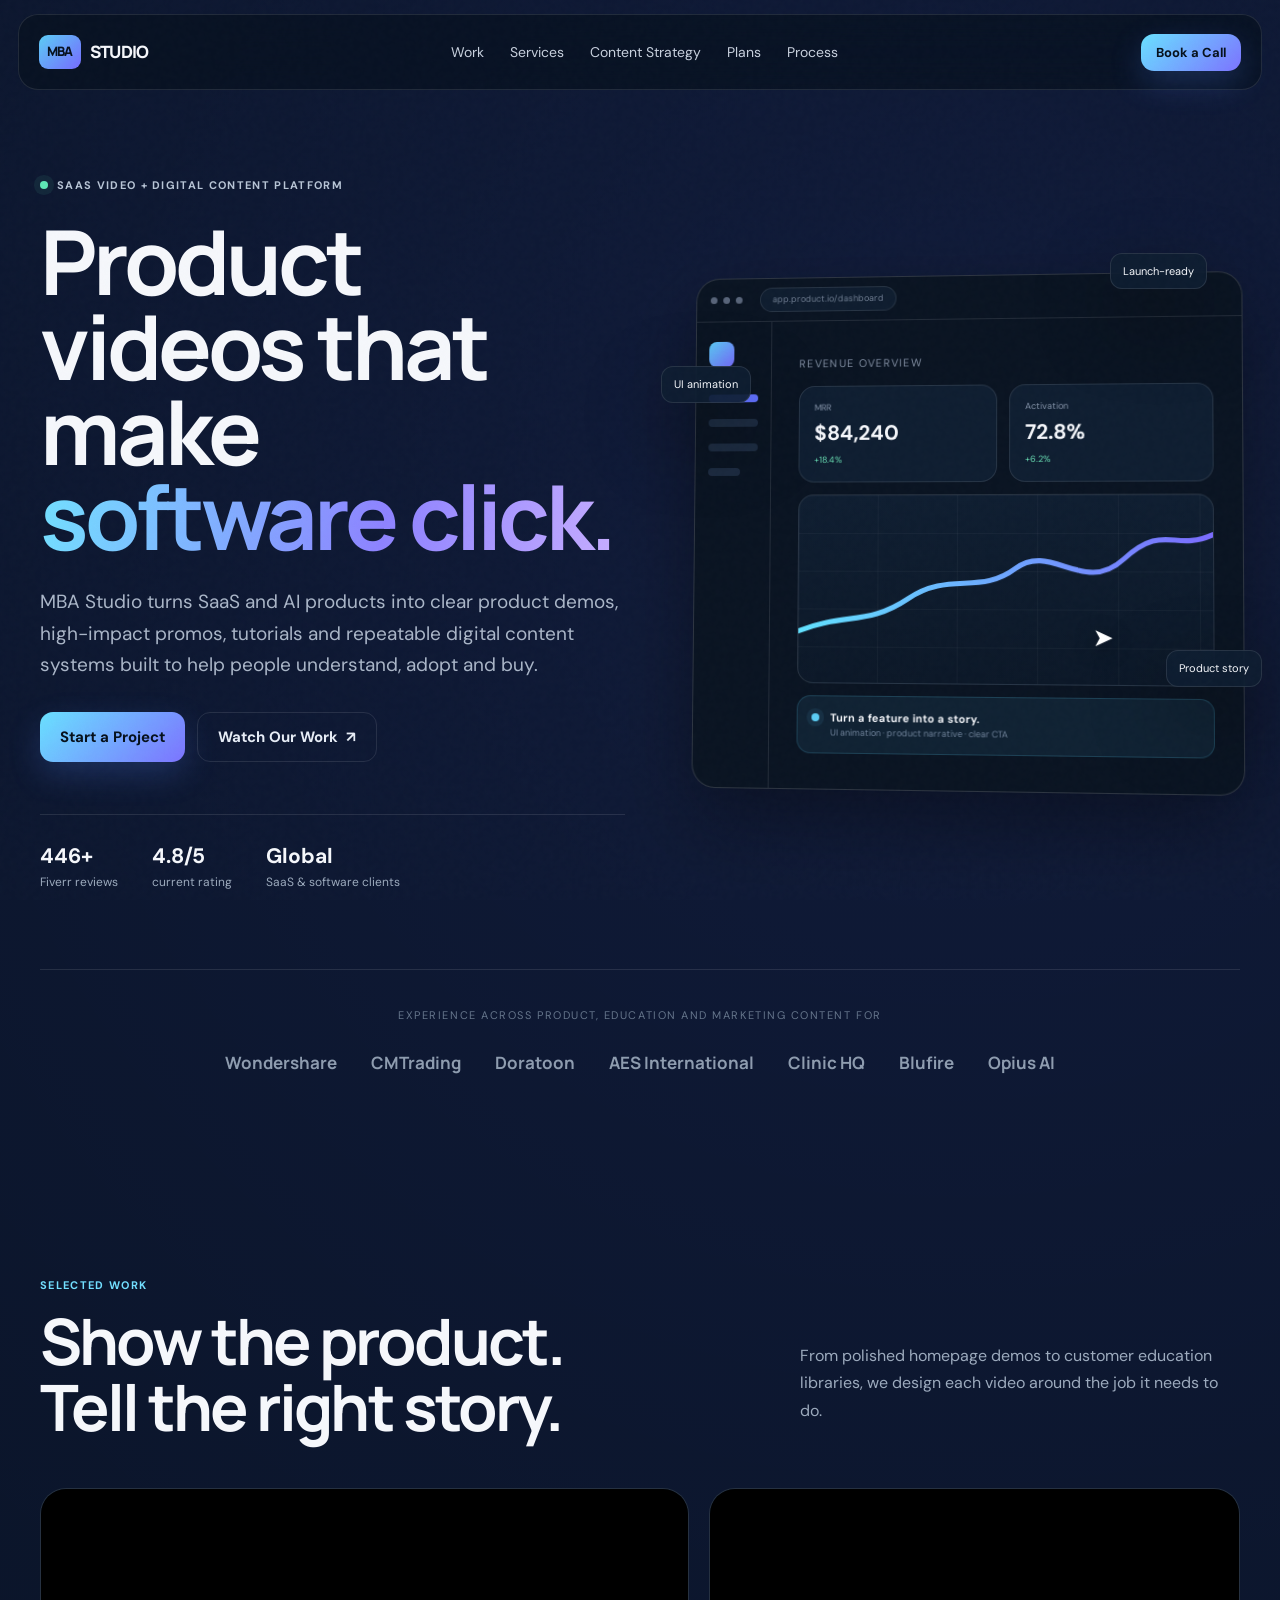
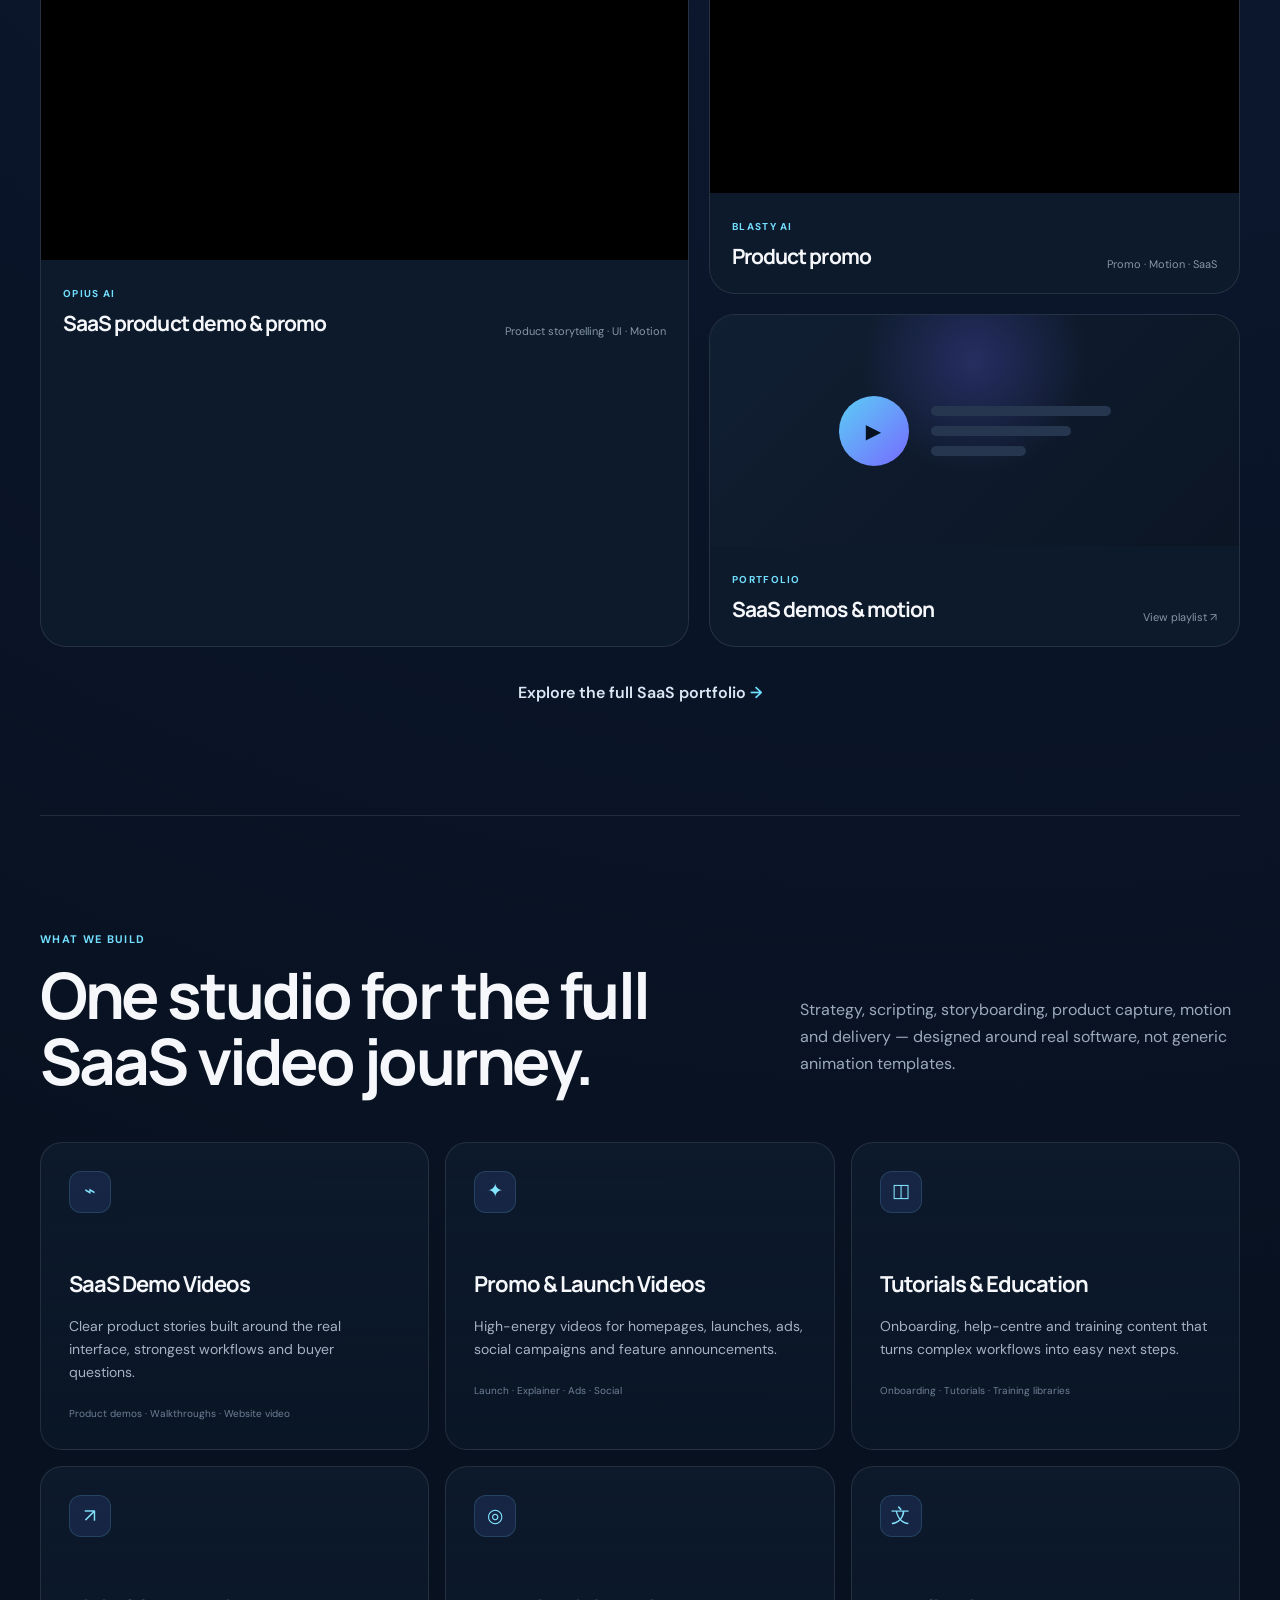
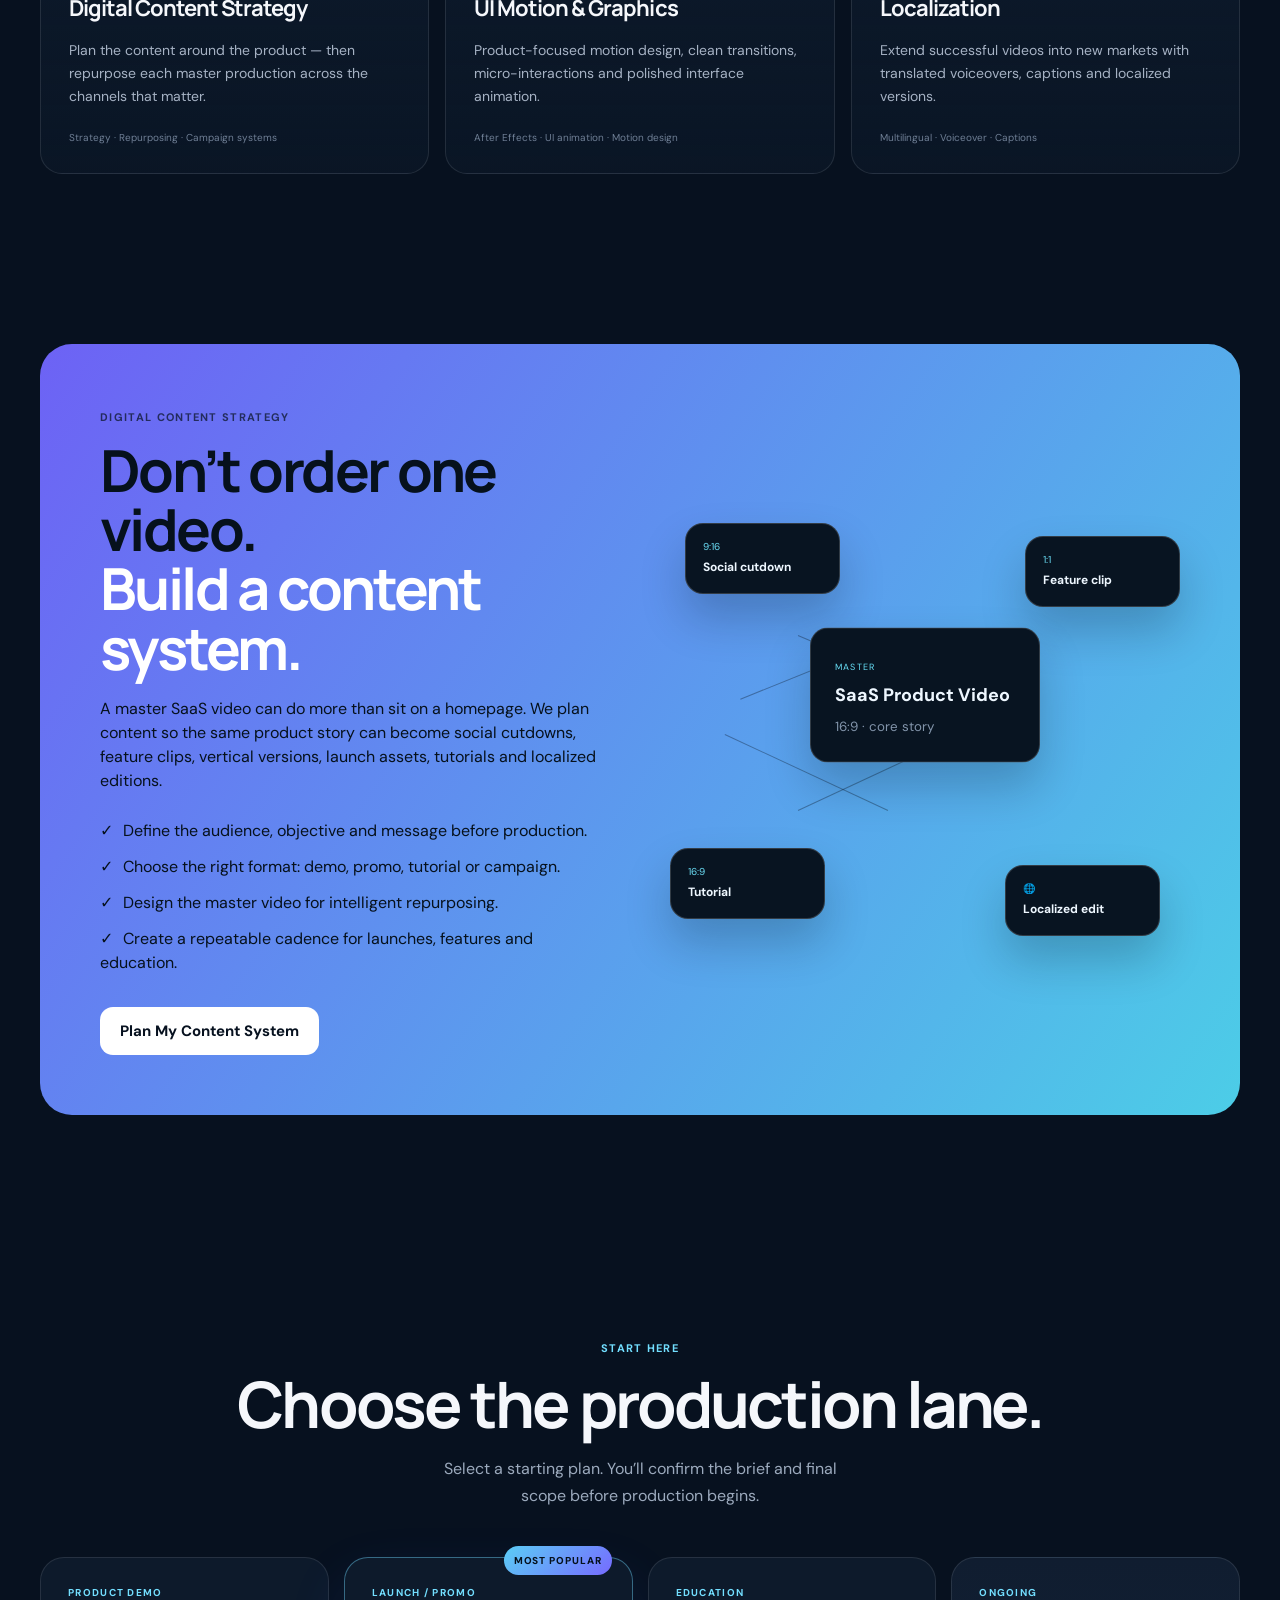
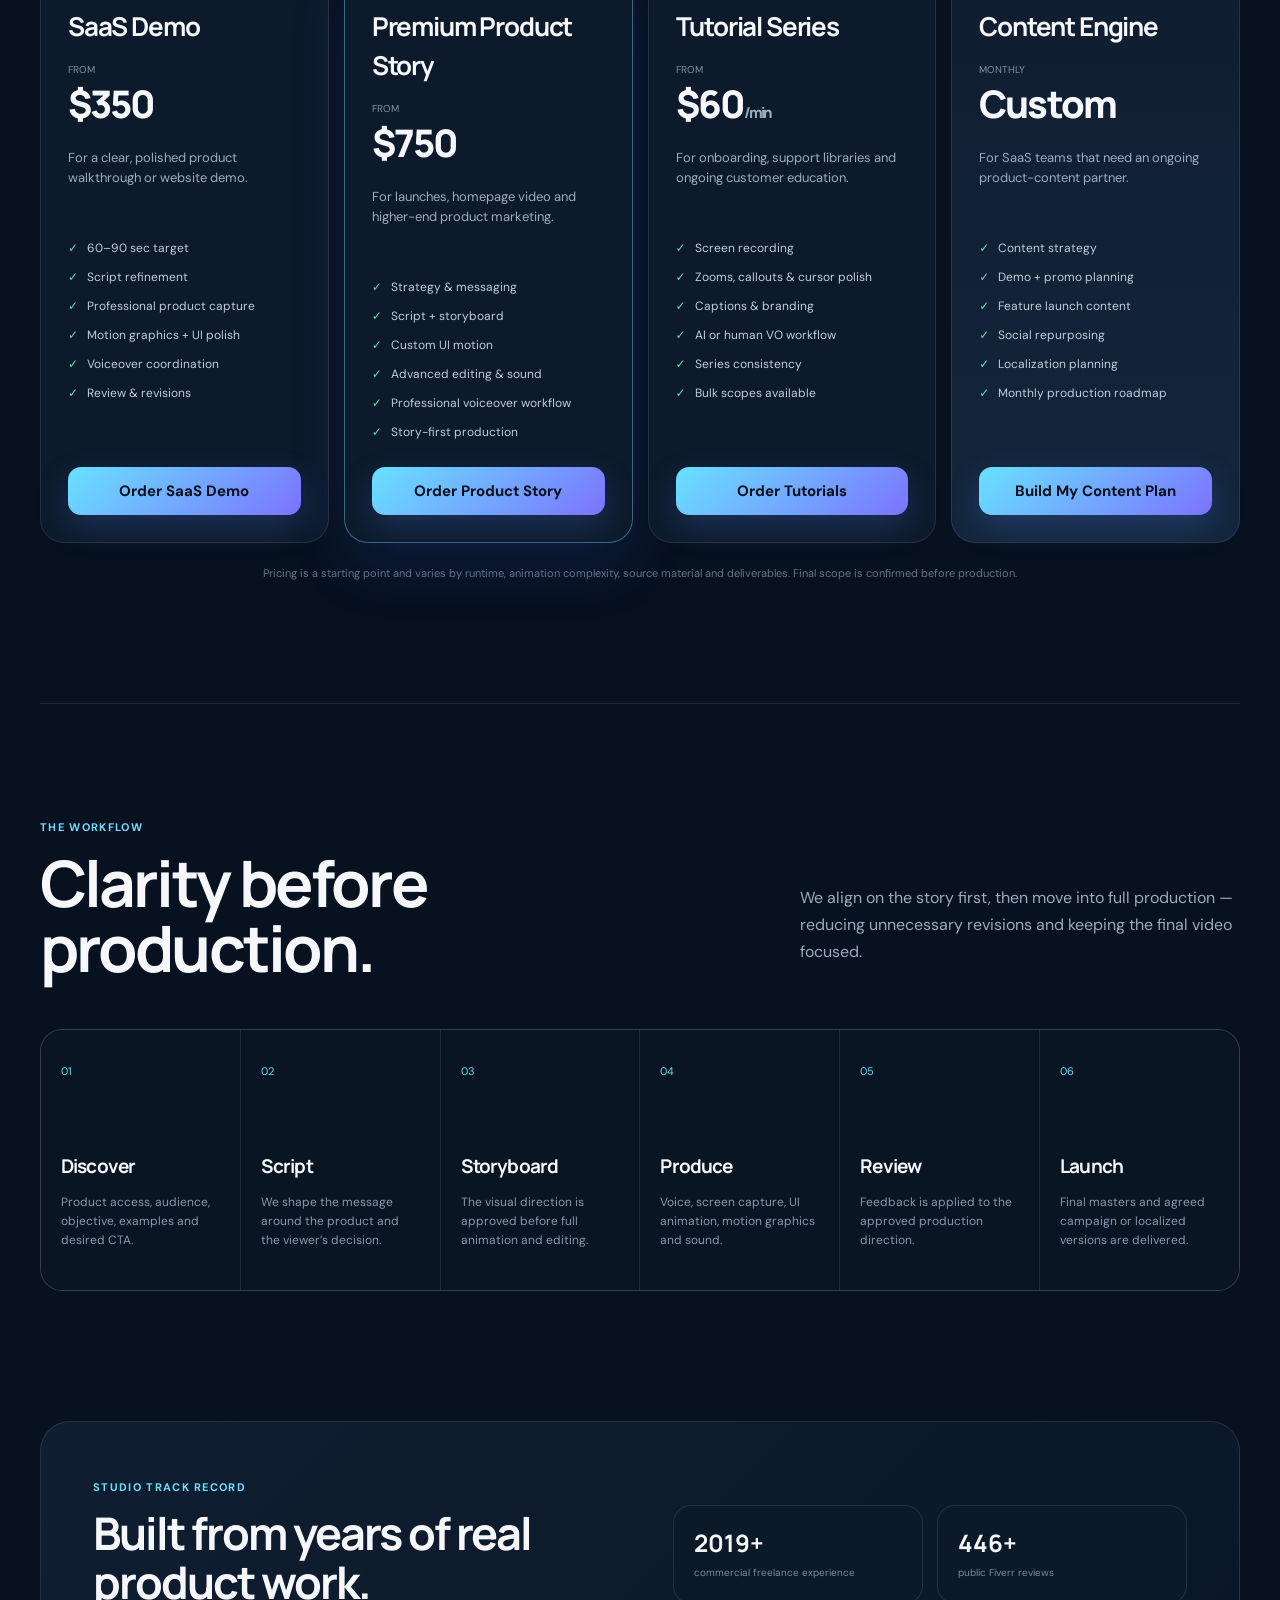
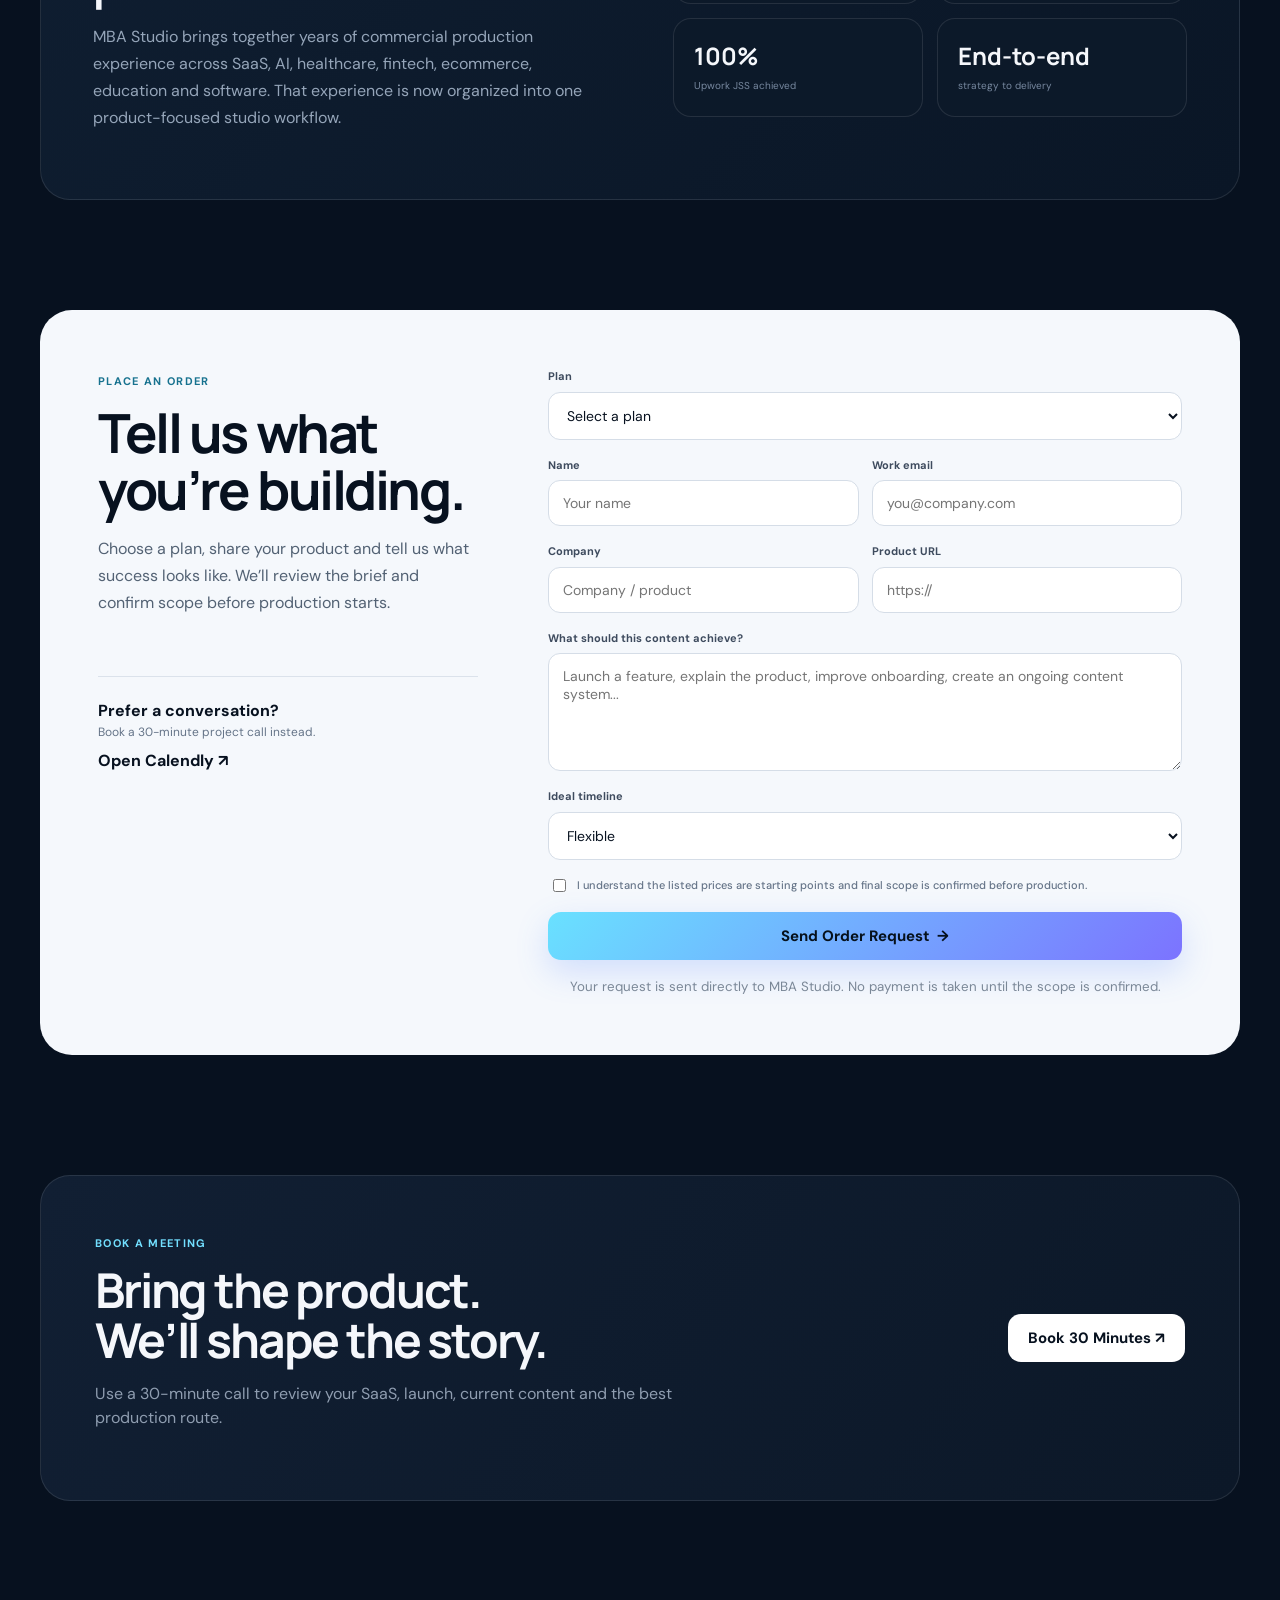
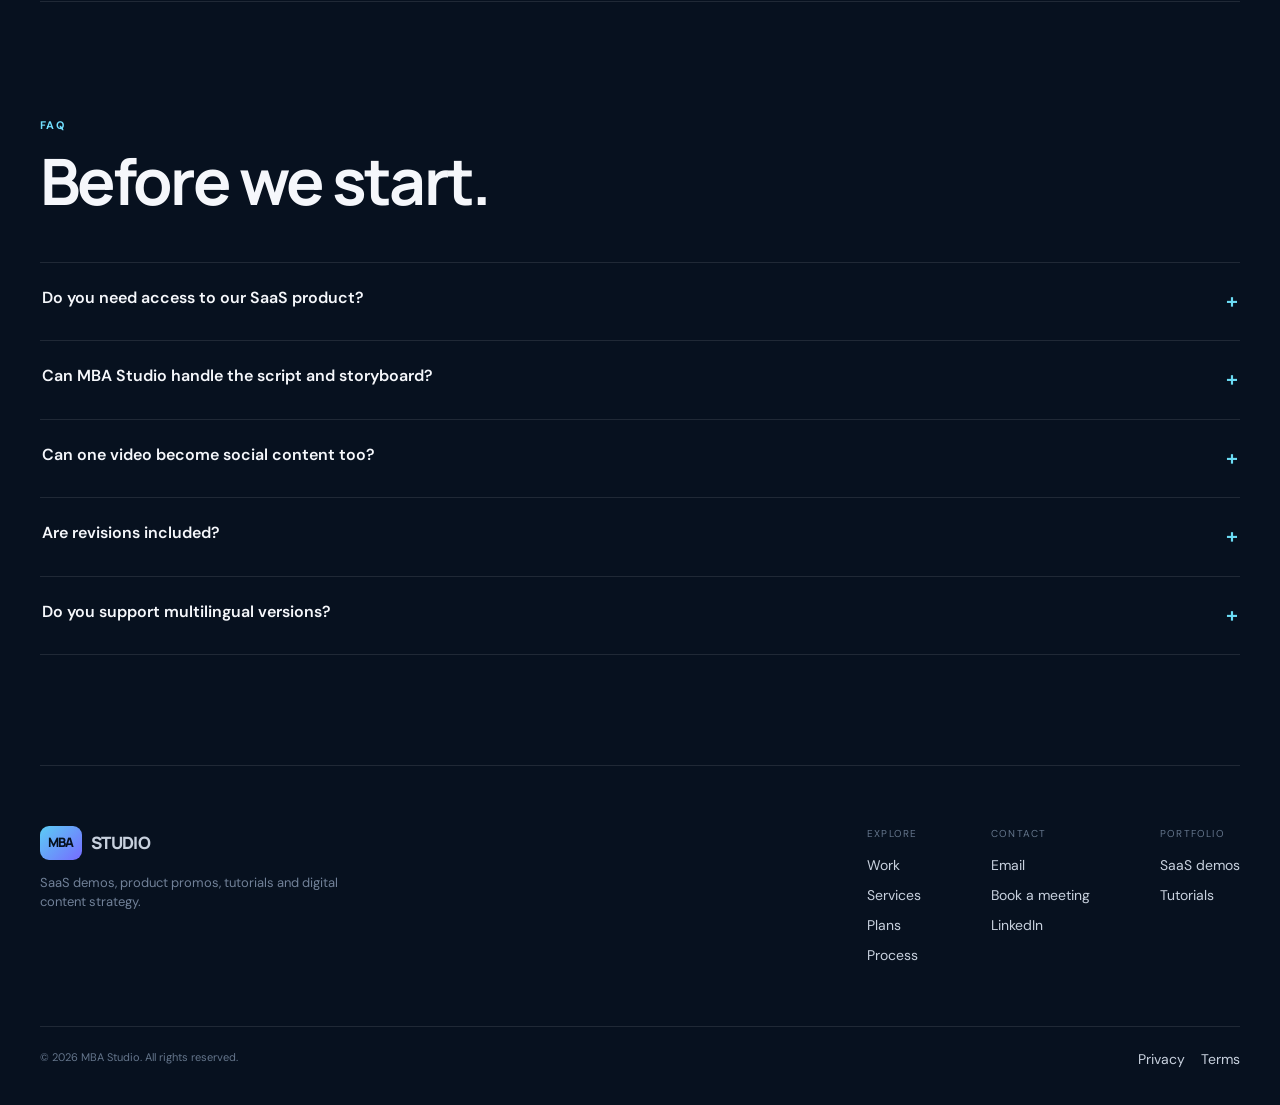
<file: index.html>
<!doctype html>
<html lang="en">
<head>
  <meta charset="utf-8" />
  <meta name="viewport" content="width=device-width, initial-scale=1" />
  <title>MBA Studio — SaaS Demo Videos, Product Promos & Content Strategy</title>
  <meta name="description" content="MBA Studio creates SaaS product demo videos, promo videos, tutorials, launch content and digital content systems for software and AI companies." />
  <meta name="keywords" content="SaaS demo video, product demo video, SaaS promo video, software walkthrough, product launch video, SaaS content strategy, tutorial video, UI animation" />
  <meta name="theme-color" content="#07111f" />
  <link rel="canonical" href="https://mbastudio.online/" />
  <meta property="og:type" content="website" />
  <meta property="og:title" content="MBA Studio — Product videos that make software click." />
  <meta property="og:description" content="SaaS demos, product promos, tutorials and digital content strategy for software and AI companies." />
  <meta property="og:url" content="https://mbastudio.online/" />
  <meta property="og:image" content="https://mbastudio.online/assets/og-cover.svg" />
  <meta name="twitter:card" content="summary_large_image" />
  <link rel="icon" href="assets/favicon.svg" type="image/svg+xml" />
  <link rel="preconnect" href="https://fonts.googleapis.com" />
  <link rel="preconnect" href="https://fonts.gstatic.com" crossorigin />
  <link href="https://fonts.googleapis.com/css2?family=DM+Sans:wght@400;500;600;700&family=Manrope:wght@500;600;700;800&display=swap" rel="stylesheet" />
  <link rel="stylesheet" href="assets/styles.css" />
  <script type="application/ld+json">
  {
    "@context":"https://schema.org",
    "@type":"ProfessionalService",
    "name":"MBA Studio",
    "url":"https://mbastudio.online/",
    "email":"mailto:umairyaseenjutt@gmail.com",
    "description":"SaaS demo video, product promo, tutorial and digital content strategy studio for software and AI companies.",
    "areaServed":"Worldwide",
    "serviceType":["SaaS Product Demo Videos","Promo Videos","Tutorial Videos","Digital Content Strategy","UI Animation","Product Marketing Video"],
    "sameAs":[
      "https://www.linkedin.com/company/mbastudio-online",
      "https://www.fiverr.com/umairyaseenjutt"
    ]
  }
  </script>
</head>
<body>
  <div class="noise"></div>
  <header class="site-header" id="top">
    <a class="brand" href="#top" aria-label="MBA Studio home">
      <span class="brand-mark">MBA</span><span class="brand-word">STUDIO</span>
    </a>
    <nav class="nav" aria-label="Primary navigation">
      <a href="#work">Work</a>
      <a href="#services">Services</a>
      <a href="#strategy">Content Strategy</a>
      <a href="#plans">Plans</a>
      <a href="#process">Process</a>
    </nav>
    <a class="button button-small" href="#book">Book a Call</a>
    <button class="menu-toggle" aria-label="Open navigation" aria-expanded="false">☰</button>
  </header>

  <main>
    <section class="hero section-shell">
      <div class="hero-copy">
        <div class="eyebrow"><span class="dot"></span> SaaS video + digital content platform</div>
        <h1>Product videos that make <span>software click.</span></h1>
        <p class="hero-lead">MBA Studio turns SaaS and AI products into clear product demos, high-impact promos, tutorials and repeatable digital content systems built to help people understand, adopt and buy.</p>
        <div class="hero-actions">
          <a class="button" href="#plans">Start a Project</a>
          <a class="button button-ghost" href="#work">Watch Our Work <span>↗</span></a>
        </div>
        <div class="proof-strip">
          <div><strong>446+</strong><span>Fiverr reviews</span></div>
          <div><strong>4.8/5</strong><span>current rating</span></div>
          <div><strong>Global</strong><span>SaaS & software clients</span></div>
        </div>
      </div>

      <div class="hero-visual" aria-label="Animated SaaS product demo mockup">
        <div class="browser-card">
          <div class="browser-top"><span></span><span></span><span></span><div class="url-pill">app.product.io/dashboard</div></div>
          <div class="app-shell">
            <aside class="app-side">
              <div class="app-logo"></div>
              <div class="side-line active"></div><div class="side-line"></div><div class="side-line"></div><div class="side-line short"></div>
            </aside>
            <div class="app-main">
              <div class="app-kicker">Revenue overview</div>
              <div class="metric-row"><div class="metric"><span>MRR</span><strong>$84,240</strong><small>+18.4%</small></div><div class="metric"><span>Activation</span><strong>72.8%</strong><small>+6.2%</small></div></div>
              <div class="chart-card"><div class="chart-grid"></div><svg viewBox="0 0 520 150" preserveAspectRatio="none" aria-hidden="true"><path d="M0 130 C60 108, 88 124, 140 92 S230 88, 275 57 S360 88, 410 46 S472 38, 520 18" fill="none" stroke="url(#grad)" stroke-width="6" stroke-linecap="round"/><defs><linearGradient id="grad"><stop stop-color="#61e2ff"/><stop offset="1" stop-color="#7b6cff"/></linearGradient></defs></svg></div>
              <div class="feature-callout"><span class="pulse"></span><strong>Turn a feature into a story.</strong><small>UI animation · product narrative · clear CTA</small></div>
            </div>
          </div>
          <div class="cursor">➤</div>
        </div>
        <div class="floating-chip chip-one">UI animation</div>
        <div class="floating-chip chip-two">Product story</div>
        <div class="floating-chip chip-three">Launch-ready</div>
      </div>
    </section>

    <section class="logo-cloud section-shell" aria-label="Selected client experience">
      <p>Experience across product, education and marketing content for</p>
      <div class="logo-row">
        <span>Wondershare</span><span>CMTrading</span><span>Doratoon</span><span>AES International</span><span>Clinic HQ</span><span>Blufire</span><span>Opius AI</span>
      </div>
    </section>

    <section class="work section-shell" id="work">
      <div class="section-heading">
        <div><span class="eyebrow simple">Selected work</span><h2>Show the product.<br/>Tell the right story.</h2></div>
        <p>From polished homepage demos to customer education libraries, we design each video around the job it needs to do.</p>
      </div>

      <div class="featured-grid">
        <article class="work-card work-card-large">
          <div class="video-frame"><iframe loading="lazy" src="https://www.youtube-nocookie.com/embed/hsh5tDRMpNo?rel=0" title="Opius AI SaaS demo video" allow="accelerometer; autoplay; clipboard-write; encrypted-media; gyroscope; picture-in-picture" allowfullscreen></iframe></div>
          <div class="work-meta"><div><span>Opius AI</span><h3>SaaS product demo & promo</h3></div><small>Product storytelling · UI · Motion</small></div>
        </article>
        <article class="work-card">
          <div class="video-frame"><iframe loading="lazy" src="https://www.youtube-nocookie.com/embed/WFCkcWVVInY?rel=0" title="Blasty AI promo video" allow="accelerometer; autoplay; clipboard-write; encrypted-media; gyroscope; picture-in-picture" allowfullscreen></iframe></div>
          <div class="work-meta"><div><span>Blasty AI</span><h3>Product promo</h3></div><small>Promo · Motion · SaaS</small></div>
        </article>
        <article class="work-card playlist-card">
          <div class="playlist-art"><div class="play-orb">▶</div><div class="playlist-lines"><span></span><span></span><span></span></div></div>
          <div class="work-meta"><div><span>Portfolio</span><h3>SaaS demos & motion</h3></div><a href="https://youtube.com/playlist?list=PLzxfLA-b-Eqwz-BB-7EIwGyjjv_Nym-uH&si=X59L8uAo-b3Jrjyt" target="_blank" rel="noopener">View playlist ↗</a></div>
        </article>
      </div>
      <div class="center-action"><a class="text-link" href="https://youtube.com/playlist?list=PLzxfLA-b-Eqwz-BB-7EIwGyjjv_Nym-uH&si=X59L8uAo-b3Jrjyt" target="_blank" rel="noopener">Explore the full SaaS portfolio <span>→</span></a></div>
    </section>

    <section class="services section-shell" id="services">
      <div class="section-heading">
        <div><span class="eyebrow simple">What we build</span><h2>One studio for the full<br/>SaaS video journey.</h2></div>
        <p>Strategy, scripting, storyboarding, product capture, motion and delivery — designed around real software, not generic animation templates.</p>
      </div>
      <div class="service-grid">
        <article class="service-card"><div class="service-icon">⌁</div><h3>SaaS Demo Videos</h3><p>Clear product stories built around the real interface, strongest workflows and buyer questions.</p><span>Product demos · Walkthroughs · Website video</span></article>
        <article class="service-card"><div class="service-icon">✦</div><h3>Promo & Launch Videos</h3><p>High-energy videos for homepages, launches, ads, social campaigns and feature announcements.</p><span>Launch · Explainer · Ads · Social</span></article>
        <article class="service-card"><div class="service-icon">◫</div><h3>Tutorials & Education</h3><p>Onboarding, help-centre and training content that turns complex workflows into easy next steps.</p><span>Onboarding · Tutorials · Training libraries</span></article>
        <article class="service-card"><div class="service-icon">↗</div><h3>Digital Content Strategy</h3><p>Plan the content around the product — then repurpose each master production across the channels that matter.</p><span>Strategy · Repurposing · Campaign systems</span></article>
        <article class="service-card"><div class="service-icon">◎</div><h3>UI Motion & Graphics</h3><p>Product-focused motion design, clean transitions, micro-interactions and polished interface animation.</p><span>After Effects · UI animation · Motion design</span></article>
        <article class="service-card"><div class="service-icon">文</div><h3>Localization</h3><p>Extend successful videos into new markets with translated voiceovers, captions and localized versions.</p><span>Multilingual · Voiceover · Captions</span></article>
      </div>
    </section>

    <section class="strategy section-shell" id="strategy">
      <div class="strategy-wrap">
        <div class="strategy-copy">
          <span class="eyebrow simple">Digital content strategy</span>
          <h2>Don’t order one video.<br/><span>Build a content system.</span></h2>
          <p>A master SaaS video can do more than sit on a homepage. We plan content so the same product story can become social cutdowns, feature clips, vertical versions, launch assets, tutorials and localized editions.</p>
          <ul class="check-list"><li>Define the audience, objective and message before production.</li><li>Choose the right format: demo, promo, tutorial or campaign.</li><li>Design the master video for intelligent repurposing.</li><li>Create a repeatable cadence for launches, features and education.</li></ul>
          <a class="button button-light" href="#book">Plan My Content System</a>
        </div>
        <div class="content-system" aria-hidden="true">
          <div class="master-node"><span>MASTER</span><strong>SaaS Product Video</strong><small>16:9 · core story</small></div>
          <div class="connector c1"></div><div class="connector c2"></div><div class="connector c3"></div><div class="connector c4"></div>
          <div class="output-node n1"><span>9:16</span><strong>Social cutdown</strong></div>
          <div class="output-node n2"><span>1:1</span><strong>Feature clip</strong></div>
          <div class="output-node n3"><span>16:9</span><strong>Tutorial</strong></div>
          <div class="output-node n4"><span>🌐</span><strong>Localized edit</strong></div>
        </div>
      </div>
    </section>

    <section class="plans section-shell" id="plans">
      <div class="section-heading centered">
        <div><span class="eyebrow simple">Start here</span><h2>Choose the production lane.</h2></div>
        <p>Select a starting plan. You’ll confirm the brief and final scope before production begins.</p>
      </div>
      <div class="pricing-grid">
        <article class="price-card">
          <span class="plan-label">Product Demo</span><h3>SaaS Demo</h3><div class="price"><small>from</small><strong>$350</strong></div><p>For a clear, polished product walkthrough or website demo.</p>
          <ul><li>60–90 sec target</li><li>Script refinement</li><li>Professional product capture</li><li>Motion graphics + UI polish</li><li>Voiceover coordination</li><li>Review & revisions</li></ul>
          <button class="button plan-button" data-plan="SaaS Demo — from $350">Order SaaS Demo</button>
        </article>
        <article class="price-card featured-price">
          <div class="popular">Most popular</div><span class="plan-label">Launch / Promo</span><h3>Premium Product Story</h3><div class="price"><small>from</small><strong>$750</strong></div><p>For launches, homepage video and higher-end product marketing.</p>
          <ul><li>Strategy & messaging</li><li>Script + storyboard</li><li>Custom UI motion</li><li>Advanced editing & sound</li><li>Professional voiceover workflow</li><li>Story-first production</li></ul>
          <button class="button plan-button" data-plan="Premium Product Story — from $750">Order Product Story</button>
        </article>
        <article class="price-card">
          <span class="plan-label">Education</span><h3>Tutorial Series</h3><div class="price"><small>from</small><strong>$60<em>/min</em></strong></div><p>For onboarding, support libraries and ongoing customer education.</p>
          <ul><li>Screen recording</li><li>Zooms, callouts & cursor polish</li><li>Captions & branding</li><li>AI or human VO workflow</li><li>Series consistency</li><li>Bulk scopes available</li></ul>
          <button class="button plan-button" data-plan="Tutorial Series — from $60/min">Order Tutorials</button>
        </article>
        <article class="price-card strategy-plan">
          <span class="plan-label">Ongoing</span><h3>Content Engine</h3><div class="price"><small>monthly</small><strong>Custom</strong></div><p>For SaaS teams that need an ongoing product-content partner.</p>
          <ul><li>Content strategy</li><li>Demo + promo planning</li><li>Feature launch content</li><li>Social repurposing</li><li>Localization planning</li><li>Monthly production roadmap</li></ul>
          <button class="button plan-button" data-plan="Content Engine — custom monthly plan">Build My Content Plan</button>
        </article>
      </div>
      <p class="pricing-note">Pricing is a starting point and varies by runtime, animation complexity, source material and deliverables. Final scope is confirmed before production.</p>
    </section>

    <section class="process section-shell" id="process">
      <div class="section-heading">
        <div><span class="eyebrow simple">The workflow</span><h2>Clarity before production.</h2></div>
        <p>We align on the story first, then move into full production — reducing unnecessary revisions and keeping the final video focused.</p>
      </div>
      <div class="process-grid">
        <article><span>01</span><h3>Discover</h3><p>Product access, audience, objective, examples and desired CTA.</p></article>
        <article><span>02</span><h3>Script</h3><p>We shape the message around the product and the viewer’s decision.</p></article>
        <article><span>03</span><h3>Storyboard</h3><p>The visual direction is approved before full animation and editing.</p></article>
        <article><span>04</span><h3>Produce</h3><p>Voice, screen capture, UI animation, motion graphics and sound.</p></article>
        <article><span>05</span><h3>Review</h3><p>Feedback is applied to the approved production direction.</p></article>
        <article><span>06</span><h3>Launch</h3><p>Final masters and agreed campaign or localized versions are delivered.</p></article>
      </div>
    </section>

    <section class="track-record section-shell">
      <div class="record-card">
        <div><span class="eyebrow simple">Studio track record</span><h2>Built from years of real product work.</h2><p>MBA Studio brings together years of commercial production experience across SaaS, AI, healthcare, fintech, ecommerce, education and software. That experience is now organized into one product-focused studio workflow.</p></div>
        <div class="record-stats"><div><strong>2019+</strong><span>commercial freelance experience</span></div><div><strong>446+</strong><span>public Fiverr reviews</span></div><div><strong>100%</strong><span>Upwork JSS achieved</span></div><div><strong>End-to-end</strong><span>strategy to delivery</span></div></div>
      </div>
    </section>

    <section class="order section-shell" id="order">
      <div class="order-wrap">
        <div class="order-copy"><span class="eyebrow simple">Place an order</span><h2>Tell us what you’re building.</h2><p>Choose a plan, share your product and tell us what success looks like. We’ll review the brief and confirm scope before production starts.</p><div class="order-help"><strong>Prefer a conversation?</strong><span>Book a 30-minute project call instead.</span><a href="https://calendly.com/umairyaseenjutt/30min" target="_blank" rel="noopener">Open Calendly ↗</a></div></div>
        <form class="order-form" action="https://formsubmit.co/umairyaseenjutt@gmail.com" method="POST" id="orderForm">
          <input type="hidden" name="_subject" value="New MBA Studio website order request" />
          <input type="hidden" name="_template" value="table" />
          <input type="hidden" name="_next" value="https://mbastudio.online/?submitted=1#order" />
          <input type="text" name="_honey" style="display:none" tabindex="-1" autocomplete="off" />
          <label>Plan<select name="plan" id="planSelect" required><option value="">Select a plan</option><option>SaaS Demo — from $350</option><option>Premium Product Story — from $750</option><option>Tutorial Series — from $60/min</option><option>Content Engine — custom monthly plan</option><option>Custom project</option></select></label>
          <div class="form-row"><label>Name<input name="name" type="text" placeholder="Your name" required /></label><label>Work email<input name="email" type="email" placeholder="you@company.com" required /></label></div>
          <div class="form-row"><label>Company<input name="company" type="text" placeholder="Company / product" /></label><label>Product URL<input name="product_url" type="url" placeholder="https://" /></label></div>
          <label>What should this content achieve?<textarea name="brief" rows="5" placeholder="Launch a feature, explain the product, improve onboarding, create an ongoing content system..." required></textarea></label>
          <label>Ideal timeline<select name="timeline"><option>Flexible</option><option>Within 7 days</option><option>1–2 weeks</option><option>2–4 weeks</option><option>Ongoing / monthly</option></select></label>
          <label class="consent"><input type="checkbox" required /> <span>I understand the listed prices are starting points and final scope is confirmed before production.</span></label>
          <button class="button" type="submit">Send Order Request <span>→</span></button>
          <small class="form-note">Your request is sent directly to MBA Studio. No payment is taken until the scope is confirmed.</small>
        </form>
      </div>
    </section>

    <section class="booking section-shell" id="book">
      <div class="booking-card"><div><span class="eyebrow simple">Book a meeting</span><h2>Bring the product.<br/>We’ll shape the story.</h2><p>Use a 30-minute call to review your SaaS, launch, current content and the best production route.</p></div><a class="button button-light" href="https://calendly.com/umairyaseenjutt/30min" target="_blank" rel="noopener">Book 30 Minutes ↗</a></div>
    </section>

    <section class="faq section-shell">
      <div class="section-heading"><div><span class="eyebrow simple">FAQ</span><h2>Before we start.</h2></div></div>
      <div class="faq-list">
        <details><summary>Do you need access to our SaaS product?<span>+</span></summary><p>Usually, yes. Product access or a clean walkthrough helps us capture accurate workflows and understand which product moments deserve focus. A rough screen recording can also work for early planning.</p></details>
        <details><summary>Can MBA Studio handle the script and storyboard?<span>+</span></summary><p>Yes. We can work from a finished script, refine an existing draft, or develop the message and storyboard as part of a larger product-video scope.</p></details>
        <details><summary>Can one video become social content too?<span>+</span></summary><p>Yes. Repurposing should be planned before production. We can structure the master video so it can be adapted into shorter feature clips, vertical cutdowns and other campaign assets.</p></details>
        <details><summary>Are revisions included?<span>+</span></summary><p>Review rounds are built into the production workflow. Major changes to an already approved script, voiceover or direction may require additional production scope.</p></details>
        <details><summary>Do you support multilingual versions?<span>+</span></summary><p>Yes. Existing productions can be localized with translated scripts, voiceovers, captions and adjusted on-screen text where required.</p></details>
      </div>
    </section>
  </main>

  <footer class="footer section-shell">
    <div class="footer-top"><div><a class="brand" href="#top"><span class="brand-mark">MBA</span><span class="brand-word">STUDIO</span></a><p>SaaS demos, product promos, tutorials and digital content strategy.</p></div><div class="footer-links"><div><span>Explore</span><a href="#work">Work</a><a href="#services">Services</a><a href="#plans">Plans</a><a href="#process">Process</a></div><div><span>Contact</span><a href="mailto:umairyaseenjutt@gmail.com">Email</a><a href="https://calendly.com/umairyaseenjutt/30min" target="_blank" rel="noopener">Book a meeting</a><a href="https://www.linkedin.com/company/mbastudio-online" target="_blank" rel="noopener">LinkedIn</a></div><div><span>Portfolio</span><a href="https://youtube.com/playlist?list=PLzxfLA-b-Eqwz-BB-7EIwGyjjv_Nym-uH&si=X59L8uAo-b3Jrjyt" target="_blank" rel="noopener">SaaS demos</a><a href="https://www.youtube.com/playlist?list=PLzxfLA-b-EqzWXl4UGuA92-Xq7Z63ygN0" target="_blank" rel="noopener">Tutorials</a></div></div></div>
    <div class="footer-bottom"><span>© <span id="year"></span> MBA Studio. All rights reserved.</span><div><a href="privacy.html">Privacy</a><a href="terms.html">Terms</a></div></div>
  </footer>

  <div class="toast" id="toast">Thanks — your order request was sent.</div>
  <script src="assets/app.js"></script>
</body>
</html>
</file>
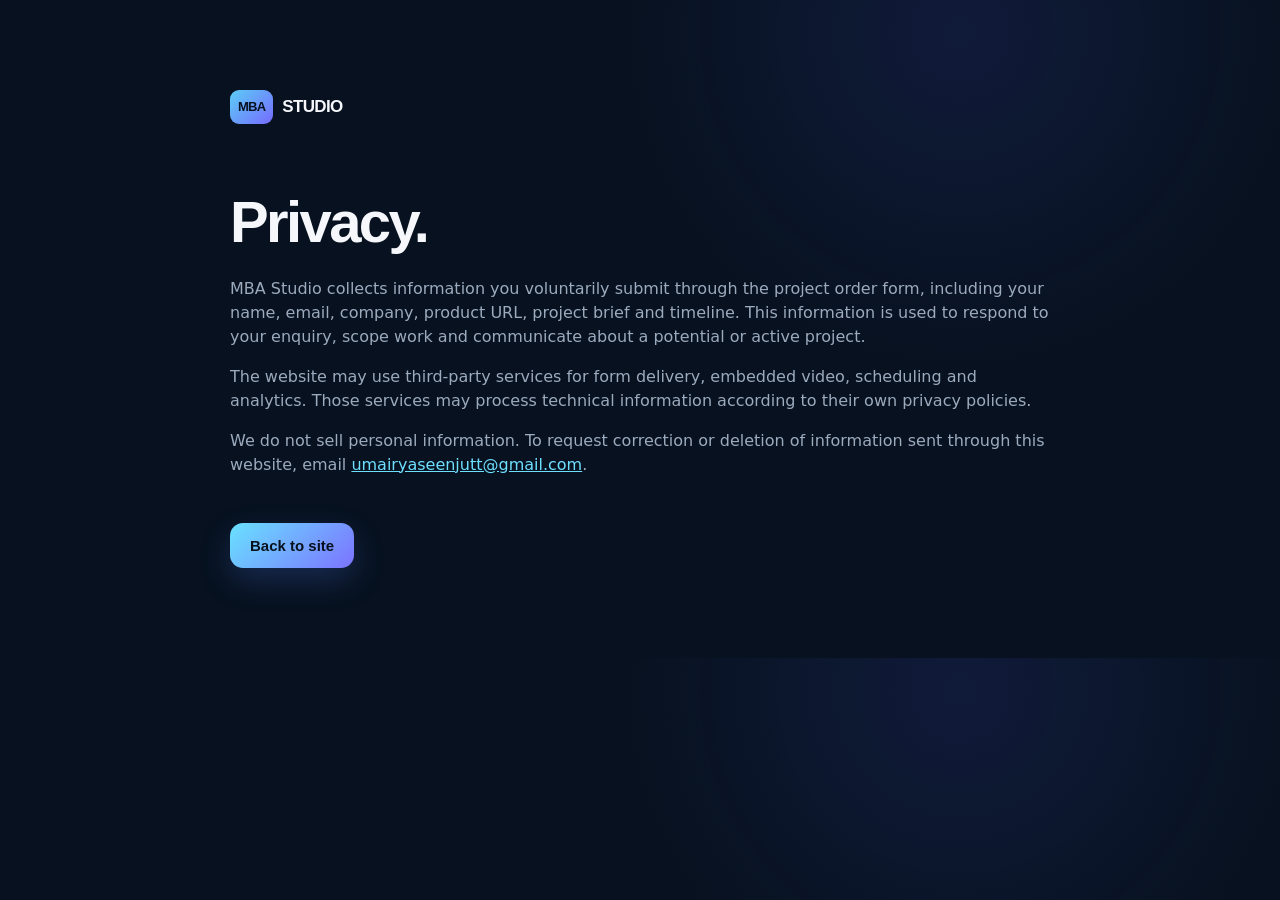
<file: privacy.html>
<!doctype html><html lang="en"><head><meta charset="utf-8"><meta name="viewport" content="width=device-width,initial-scale=1"><title>Privacy — MBA Studio</title><link rel="stylesheet" href="assets/styles.css"><link rel="icon" href="assets/favicon.svg"></head><body><main class="section-shell" style="padding:90px 0;max-width:820px"><a class="brand" href="index.html"><span class="brand-mark">MBA</span><span class="brand-word">STUDIO</span></a><h1 style="font-size:58px;margin-top:70px">Privacy.</h1><p style="color:#9caabd">MBA Studio collects information you voluntarily submit through the project order form, including your name, email, company, product URL, project brief and timeline. This information is used to respond to your enquiry, scope work and communicate about a potential or active project.</p><p style="color:#9caabd">The website may use third-party services for form delivery, embedded video, scheduling and analytics. Those services may process technical information according to their own privacy policies.</p><p style="color:#9caabd">We do not sell personal information. To request correction or deletion of information sent through this website, email <a href="mailto:umairyaseenjutt@gmail.com" style="color:#6edfff">umairyaseenjutt@gmail.com</a>.</p><a class="button" href="index.html" style="margin-top:30px">Back to site</a></main></body></html>
</file>
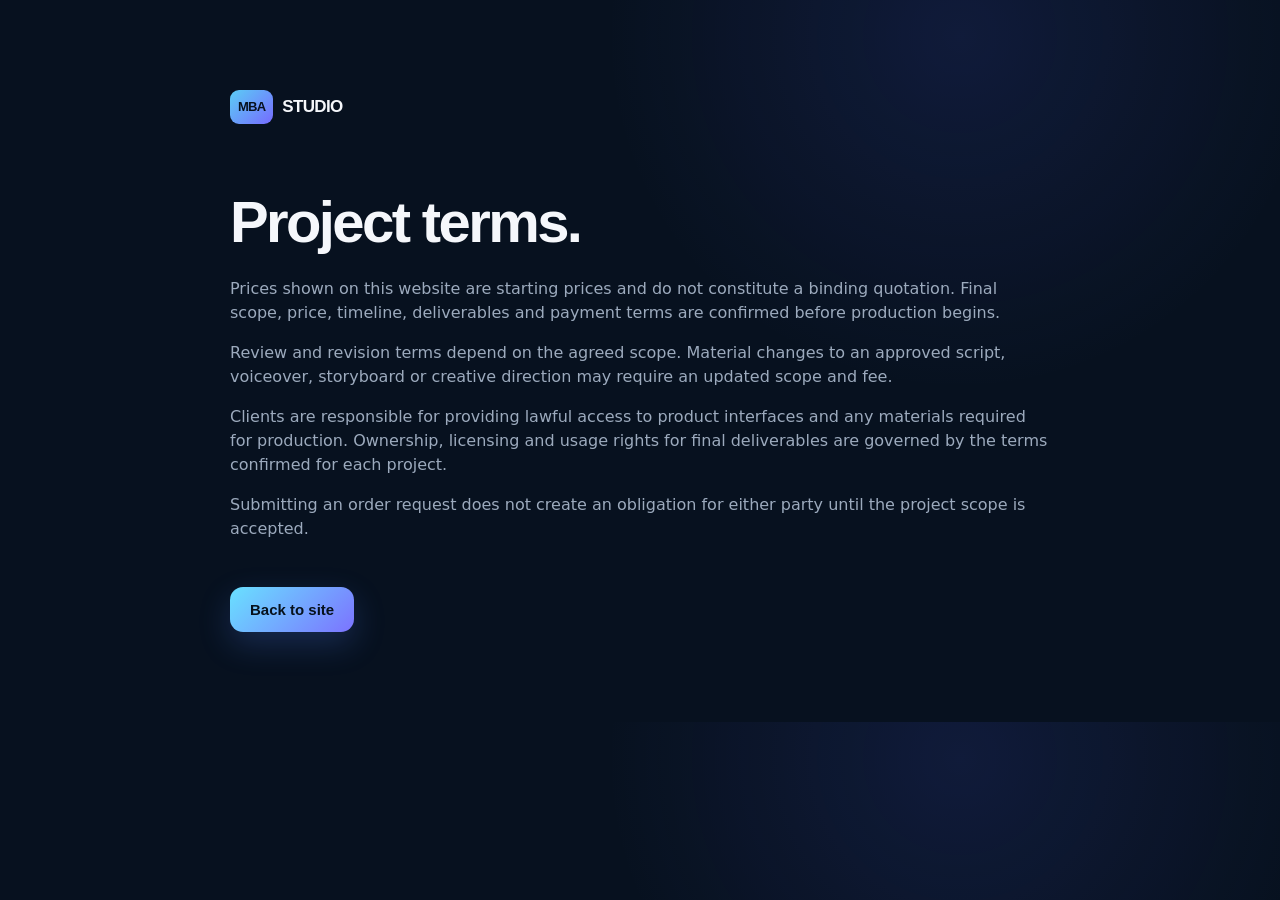
<file: terms.html>
<!doctype html><html lang="en"><head><meta charset="utf-8"><meta name="viewport" content="width=device-width,initial-scale=1"><title>Terms — MBA Studio</title><link rel="stylesheet" href="assets/styles.css"><link rel="icon" href="assets/favicon.svg"></head><body><main class="section-shell" style="padding:90px 0;max-width:820px"><a class="brand" href="index.html"><span class="brand-mark">MBA</span><span class="brand-word">STUDIO</span></a><h1 style="font-size:58px;margin-top:70px">Project terms.</h1><p style="color:#9caabd">Prices shown on this website are starting prices and do not constitute a binding quotation. Final scope, price, timeline, deliverables and payment terms are confirmed before production begins.</p><p style="color:#9caabd">Review and revision terms depend on the agreed scope. Material changes to an approved script, voiceover, storyboard or creative direction may require an updated scope and fee.</p><p style="color:#9caabd">Clients are responsible for providing lawful access to product interfaces and any materials required for production. Ownership, licensing and usage rights for final deliverables are governed by the terms confirmed for each project.</p><p style="color:#9caabd">Submitting an order request does not create an obligation for either party until the project scope is accepted.</p><a class="button" href="index.html" style="margin-top:30px">Back to site</a></main></body></html>
</file>
<file: assets/styles.css>
:root{--bg:#07111f;--bg2:#0a1524;--panel:#0d1a2b;--panel2:#101f33;--text:#f5f7fb;--muted:#9caabd;--line:rgba(255,255,255,.10);--blue:#5bcdf5;--violet:#766bff;--green:#5ee7b6;--white:#fff;--shadow:0 30px 80px rgba(0,0,0,.35);--radius:26px;--max:1200px}*{box-sizing:border-box}html{scroll-behavior:smooth}body{margin:0;background:radial-gradient(circle at 75% 5%,rgba(83,98,255,.12),transparent 30%),var(--bg);color:var(--text);font-family:'DM Sans',system-ui,sans-serif;line-height:1.5;overflow-x:hidden}.noise{position:fixed;inset:0;pointer-events:none;opacity:.03;z-index:100;background-image:url("data:image/svg+xml,%3Csvg viewBox='0 0 180 180' xmlns='http://www.w3.org/2000/svg'%3E%3Cfilter id='n'%3E%3CfeTurbulence type='fractalNoise' baseFrequency='.8' numOctaves='4' stitchTiles='stitch'/%3E%3C/filter%3E%3Crect width='100%25' height='100%25' filter='url(%23n)' opacity='.6'/%3E%3C/svg%3E")}.section-shell{width:min(var(--max),calc(100% - 48px));margin:0 auto}.site-header{width:min(1280px,calc(100% - 36px));height:76px;margin:14px auto 0;padding:0 20px;display:flex;align-items:center;justify-content:space-between;position:sticky;top:12px;z-index:50;background:rgba(7,17,31,.72);backdrop-filter:blur(18px);border:1px solid var(--line);border-radius:20px}.brand{display:inline-flex;align-items:center;gap:9px;text-decoration:none;color:var(--text);font-family:'Manrope',sans-serif;font-weight:800;letter-spacing:-.04em}.brand-mark{background:linear-gradient(135deg,var(--blue),var(--violet));color:#07111f;padding:7px 8px;border-radius:9px;font-size:13px;letter-spacing:-.06em}.brand-word{font-size:17px}.nav{display:flex;gap:26px}.nav a,.footer a{color:#c8d1de;text-decoration:none;font-size:14px;transition:.2s}.nav a:hover,.footer a:hover{color:#fff}.button{display:inline-flex;align-items:center;justify-content:center;gap:8px;border:0;cursor:pointer;text-decoration:none;color:#06111c;background:linear-gradient(135deg,#69e1ff,#7c73ff);padding:14px 20px;border-radius:13px;font-weight:700;box-shadow:0 12px 32px rgba(82,130,255,.22);transition:.25s;font:700 15px 'DM Sans',sans-serif}.button:hover{transform:translateY(-2px);box-shadow:0 18px 40px rgba(82,130,255,.32)}.button-small{padding:10px 15px;font-size:13px}.button-ghost{background:transparent;color:#e7edf6;border:1px solid var(--line);box-shadow:none}.button-light{background:#fff;color:#07111f;box-shadow:none}.menu-toggle{display:none;background:transparent;border:0;color:#fff;font-size:22px}.hero{min-height:790px;display:grid;grid-template-columns:1.03fr .97fr;gap:64px;align-items:center;padding:82px 0 78px}.eyebrow{display:inline-flex;align-items:center;gap:9px;color:#b8c5d6;text-transform:uppercase;letter-spacing:.12em;font-size:11px;font-weight:700}.eyebrow.simple{color:#72dfff}.dot{width:8px;height:8px;border-radius:50%;background:var(--green);box-shadow:0 0 0 6px rgba(94,231,182,.08)}h1,h2,h3{font-family:'Manrope',sans-serif;margin:0;letter-spacing:-.045em}h1{font-size:clamp(58px,7vw,92px);line-height:.95;max-width:730px;margin:22px 0 28px}h1 span{background:linear-gradient(100deg,#72e1ff,#8e83ff 60%,#c6adff);-webkit-background-clip:text;color:transparent}.hero-lead{font-size:19px;line-height:1.65;max-width:680px;color:#aab6c8}.hero-actions{display:flex;gap:12px;margin-top:32px}.proof-strip{display:flex;gap:34px;margin-top:52px;padding-top:26px;border-top:1px solid var(--line)}.proof-strip div{display:flex;flex-direction:column}.proof-strip strong{font-size:21px}.proof-strip span{font-size:12px;color:var(--muted)}.hero-visual{position:relative}.browser-card{position:relative;background:#0a1422;border:1px solid rgba(255,255,255,.14);border-radius:24px;overflow:hidden;box-shadow:var(--shadow);transform:perspective(1200px) rotateY(-4deg) rotateX(2deg)}.browser-top{height:44px;border-bottom:1px solid var(--line);display:flex;align-items:center;gap:6px;padding:0 14px}.browser-top>span{width:7px;height:7px;border-radius:50%;background:#586479}.url-pill{margin-left:12px;color:#6f7d91;background:#0f1d2f;border:1px solid var(--line);font-size:9px;padding:5px 12px;border-radius:999px}.app-shell{display:grid;grid-template-columns:78px 1fr;min-height:420px}.app-side{border-right:1px solid var(--line);padding:20px 13px}.app-logo{width:26px;height:26px;border-radius:8px;background:linear-gradient(135deg,var(--blue),var(--violet));margin-bottom:28px}.side-line{height:8px;background:#1c2b40;border-radius:9px;margin:17px 0}.side-line.active{background:#6171ff}.side-line.short{width:65%}.app-main{padding:35px 28px}.app-kicker{color:#7f8ca0;font-size:11px;text-transform:uppercase;letter-spacing:.12em}.metric-row{display:grid;grid-template-columns:1fr 1fr;gap:12px;margin-top:14px}.metric{background:#0f1e31;border:1px solid var(--line);border-radius:16px;padding:15px}.metric span,.metric small{display:block;color:#8594aa;font-size:9px}.metric strong{display:block;font-size:21px;margin:4px 0}.metric small{color:#69dfb4}.chart-card{height:190px;background:linear-gradient(180deg,#0f1e31,#0c1828);border:1px solid var(--line);border-radius:16px;margin-top:12px;position:relative;overflow:hidden}.chart-card svg{position:absolute;inset:24px 0 0;width:100%;height:130px}.chart-grid{position:absolute;inset:0;background-image:linear-gradient(var(--line) 1px,transparent 1px),linear-gradient(90deg,var(--line) 1px,transparent 1px);background-size:100% 38px,80px 100%;opacity:.35}.feature-callout{margin-top:12px;background:rgba(89,205,245,.08);border:1px solid rgba(89,205,245,.18);padding:13px 14px;border-radius:14px;display:grid;grid-template-columns:10px 1fr;column-gap:9px;align-items:center}.feature-callout strong{font-size:11px}.feature-callout small{grid-column:2;color:#70839b;font-size:9px}.pulse{width:8px;height:8px;border-radius:50%;background:var(--blue);box-shadow:0 0 0 5px rgba(91,205,245,.08)}.cursor{position:absolute;right:23%;bottom:26%;font-size:25px;color:white;filter:drop-shadow(0 4px 10px rgba(0,0,0,.5));animation:cursorMove 4.2s ease-in-out infinite}.floating-chip{position:absolute;background:rgba(15,30,49,.92);border:1px solid var(--line);padding:9px 12px;border-radius:12px;font-size:11px;box-shadow:var(--shadow);animation:float 5s ease-in-out infinite}.chip-one{left:-28px;top:18%}.chip-two{right:-22px;bottom:20%;animation-delay:-1.5s}.chip-three{right:6%;top:-20px;animation-delay:-2.5s}@keyframes cursorMove{0%,100%{transform:translate(0,0) rotate(-18deg)}45%{transform:translate(-90px,-55px) rotate(-18deg)}70%{transform:translate(-130px,40px) rotate(-18deg)}}@keyframes float{0%,100%{transform:translateY(0)}50%{transform:translateY(-9px)}}.logo-cloud{padding:26px 0 86px;border-top:1px solid var(--line)}.logo-cloud p{text-align:center;color:#65758b;font-size:11px;text-transform:uppercase;letter-spacing:.14em}.logo-row{display:flex;gap:34px;justify-content:center;align-items:center;flex-wrap:wrap;margin-top:27px}.logo-row span{font-family:'Manrope';font-weight:700;color:#8e9caf;font-size:17px}.work,.services,.plans,.process,.faq{padding:110px 0}.section-heading{display:flex;justify-content:space-between;align-items:end;gap:50px;margin-bottom:48px}.section-heading h2{font-size:clamp(42px,5vw,65px);line-height:1.03;margin-top:12px}.section-heading>p{max-width:440px;color:var(--muted);font-size:16px;line-height:1.7}.section-heading.centered{display:block;text-align:center}.section-heading.centered>p{margin:18px auto 0}.featured-grid{display:grid;grid-template-columns:1.1fr .9fr;gap:20px}.work-card{background:var(--panel);border:1px solid var(--line);border-radius:var(--radius);overflow:hidden}.work-card-large{grid-row:span 2}.video-frame{aspect-ratio:16/9;background:#000}.video-frame iframe{width:100%;height:100%;border:0}.work-meta{display:flex;justify-content:space-between;align-items:end;padding:20px 22px}.work-meta span,.plan-label{color:#73dfff;font-size:10px;text-transform:uppercase;letter-spacing:.13em;font-weight:700}.work-meta h3{font-size:21px;margin-top:4px}.work-meta small,.work-meta>a{color:#8795a9;font-size:11px;text-decoration:none}.playlist-art{aspect-ratio:16/7;background:radial-gradient(circle at 50% 20%,rgba(107,101,255,.25),transparent 35%),linear-gradient(135deg,#111f33,#0b1524);display:flex;align-items:center;justify-content:center;gap:22px}.play-orb{width:70px;height:70px;border-radius:50%;display:grid;place-items:center;background:linear-gradient(135deg,var(--blue),var(--violet));color:#07111f;font-size:20px}.playlist-lines{display:grid;gap:10px}.playlist-lines span{width:180px;height:10px;border-radius:9px;background:#26364e}.playlist-lines span:nth-child(2){width:140px}.playlist-lines span:nth-child(3){width:95px}.center-action{text-align:center;margin-top:34px}.text-link{color:#dce7f4;text-decoration:none;font-weight:600}.text-link span{color:#6edfff}.services{border-top:1px solid var(--line)}.service-grid{display:grid;grid-template-columns:repeat(3,1fr);gap:16px}.service-card{background:linear-gradient(180deg,var(--panel),rgba(13,26,43,.55));border:1px solid var(--line);border-radius:22px;padding:28px;min-height:280px;transition:.25s}.service-card:hover{transform:translateY(-4px);border-color:rgba(113,220,255,.25)}.service-icon{width:42px;height:42px;border-radius:12px;display:grid;place-items:center;background:rgba(103,133,255,.12);border:1px solid rgba(113,220,255,.16);color:#83e5ff;font-size:19px}.service-card h3{font-size:22px;margin:55px 0 10px}.service-card p{color:#a6b2c4;font-size:14px;line-height:1.65}.service-card span{display:block;color:#6f7f95;font-size:10px;margin-top:22px}.strategy{padding:60px 0 110px}.strategy-wrap{border-radius:32px;background:linear-gradient(125deg,#6d62f5,#4ccde7);padding:60px;display:grid;grid-template-columns:1fr 1fr;gap:60px;align-items:center;color:#06111c;overflow:hidden}.strategy .eyebrow{color:#07111f;opacity:.7}.strategy-copy h2{font-size:58px;line-height:1.02;margin:12px 0 20px}.strategy-copy h2 span{color:white}.strategy-copy p{max-width:560px;font-size:16px}.check-list{list-style:none;padding:0;margin:26px 0 32px;display:grid;gap:12px}.check-list li:before{content:'✓';margin-right:10px;font-weight:800}.content-system{min-height:430px;position:relative}.master-node,.output-node{position:absolute;background:#081421;color:#eef7ff;border:1px solid rgba(255,255,255,.17);border-radius:18px;box-shadow:0 24px 45px rgba(6,17,28,.22)}.master-node{width:230px;padding:24px;left:50%;top:42%;transform:translate(-50%,-50%);z-index:3}.master-node span{font-size:9px;color:#67dff6;letter-spacing:.13em}.master-node strong{display:block;font-size:18px;margin:5px 0}.master-node small{color:#8294aa}.output-node{padding:15px 17px;width:155px}.output-node span{display:block;color:#6bdef6;font-size:10px}.output-node strong{font-size:12px}.n1{top:2%;left:3%}.n2{top:5%;right:0}.n3{bottom:6%;left:0}.n4{bottom:2%;right:4%}.connector{position:absolute;height:1px;background:rgba(6,17,28,.35);transform-origin:left center;z-index:1}.c1{width:170px;left:25%;top:28%;transform:rotate(23deg)}.c2{width:170px;right:22%;top:28%;transform:rotate(158deg)}.c3{width:180px;left:25%;bottom:31%;transform:rotate(-25deg)}.c4{width:180px;right:22%;bottom:31%;transform:rotate(205deg)}.pricing-grid{display:grid;grid-template-columns:repeat(4,1fr);gap:15px}.price-card{position:relative;background:var(--panel);border:1px solid var(--line);border-radius:24px;padding:27px;display:flex;flex-direction:column;min-height:560px}.featured-price{border-color:rgba(110,217,255,.42);box-shadow:0 24px 60px rgba(65,96,255,.12)}.popular{position:absolute;top:-12px;right:20px;background:linear-gradient(135deg,var(--blue),var(--violet));color:#06111c;font-size:10px;font-weight:800;text-transform:uppercase;letter-spacing:.09em;padding:7px 10px;border-radius:999px}.price-card h3{font-size:26px;margin:7px 0 16px}.price{min-height:66px;display:flex;flex-direction:column;margin-bottom:6px}.price small{color:#8190a5;font-size:10px;text-transform:uppercase}.price strong{font:800 38px 'Manrope';letter-spacing:-.05em}.price em{font-size:15px;font-style:normal;color:#9caabd}.price-card>p{color:#9cabbf;font-size:13px;min-height:60px}.price-card ul{padding:0;list-style:none;margin:18px 0 26px;display:grid;gap:11px}.price-card li{font-size:12px;color:#c2ccda}.price-card li:before{content:'✓';color:#63dcae;margin-right:9px}.price-card .button{margin-top:auto;width:100%}.strategy-plan{background:linear-gradient(180deg,#101d30,#13263c)}.pricing-note{text-align:center;color:#65758b;font-size:11px;margin-top:22px}.process{border-top:1px solid var(--line)}.process-grid{display:grid;grid-template-columns:repeat(6,1fr);gap:1px;background:var(--line);border:1px solid var(--line);border-radius:22px;overflow:hidden}.process-grid article{background:var(--bg2);padding:28px 20px;min-height:240px}.process-grid span{color:#66ddf5;font-size:11px}.process-grid h3{font-size:19px;margin:70px 0 9px}.process-grid p{color:#8998ac;font-size:12px;line-height:1.6}.track-record{padding:20px 0 110px}.record-card{background:linear-gradient(135deg,#0f1e31,#0a1626);border:1px solid var(--line);border-radius:30px;padding:52px;display:grid;grid-template-columns:1fr 1fr;gap:65px;align-items:center}.record-card h2{font-size:45px;line-height:1.08;margin:11px 0 15px}.record-card p{color:#95a5b9;line-height:1.7}.record-stats{display:grid;grid-template-columns:1fr 1fr;gap:14px}.record-stats div{background:#0c1929;border:1px solid var(--line);border-radius:18px;padding:20px}.record-stats strong{display:block;font:700 24px 'Manrope'}.record-stats span{color:#7889a0;font-size:10px}.order{padding:0 0 120px}.order-wrap{background:#f5f8fc;color:#07111f;border-radius:32px;padding:58px;display:grid;grid-template-columns:.75fr 1.25fr;gap:70px}.order-copy .eyebrow{color:#17728f}.order-copy h2{font-size:54px;line-height:1.04;margin:12px 0 18px}.order-copy>p{color:#536274;line-height:1.7}.order-help{margin-top:60px;padding-top:22px;border-top:1px solid #dbe2eb;display:flex;flex-direction:column}.order-help span{color:#657488;font-size:12px}.order-help a{color:#07111f;font-weight:700;text-decoration:none;margin-top:8px}.order-form{display:grid;gap:17px}.order-form label{font-size:11px;font-weight:700;color:#3e4b5e;display:grid;gap:7px}.order-form input,.order-form select,.order-form textarea{width:100%;border:1px solid #d5dde7;background:white;border-radius:12px;padding:13px 14px;font:14px 'DM Sans';outline:none;color:#07111f}.order-form input:focus,.order-form select:focus,.order-form textarea:focus{border-color:#6a88ff;box-shadow:0 0 0 3px rgba(106,136,255,.10)}.form-row{display:grid;grid-template-columns:1fr 1fr;gap:13px}.consent{display:flex!important;grid-template-columns:18px 1fr!important;align-items:start}.consent input{width:15px!important;margin-top:2px}.consent span{font-weight:500;color:#657488}.form-note{color:#7a8797;text-align:center}.booking{padding-bottom:100px}.booking-card{background:linear-gradient(125deg,#111f33,#0c1828);border:1px solid var(--line);border-radius:30px;padding:54px;display:flex;justify-content:space-between;align-items:center;gap:40px}.booking-card h2{font-size:48px;line-height:1.05;margin:11px 0}.booking-card p{color:#8f9db0;max-width:610px}.faq{border-top:1px solid var(--line)}.faq-list{border-top:1px solid var(--line)}details{border-bottom:1px solid var(--line);padding:0}summary{list-style:none;cursor:pointer;padding:23px 2px;display:flex;justify-content:space-between;font-weight:600;font-size:16px}summary::-webkit-details-marker{display:none}summary span{color:#6bdcf4;font-size:21px;transition:.2s}details[open] summary span{transform:rotate(45deg)}details p{color:#91a0b4;max-width:760px;margin:0 0 24px;line-height:1.7}.footer{padding:60px 0 35px;border-top:1px solid var(--line)}.footer-top{display:flex;justify-content:space-between;gap:50px}.footer-top>div:first-child{max-width:320px}.footer-top p{color:#718198;font-size:13px}.footer-links{display:flex;gap:70px}.footer-links>div{display:flex;flex-direction:column;gap:9px}.footer-links>div>span{font-size:10px;color:#64758b;text-transform:uppercase;letter-spacing:.12em;margin-bottom:5px}.footer-bottom{display:flex;justify-content:space-between;margin-top:60px;padding-top:22px;border-top:1px solid var(--line);font-size:11px;color:#64758b}.footer-bottom div{display:flex;gap:16px}.toast{position:fixed;right:24px;bottom:24px;background:#f2fff9;color:#0b4736;border:1px solid #a6e9d2;border-radius:13px;padding:13px 17px;font-size:13px;transform:translateY(120px);opacity:0;transition:.3s;z-index:100}.toast.show{transform:translateY(0);opacity:1}@media(max-width:1040px){.nav{display:none}.menu-toggle{display:block}.site-header>.button{display:none}.site-header.menu-open .nav{display:flex;position:absolute;top:84px;left:0;right:0;background:#0a1524;border:1px solid var(--line);border-radius:18px;padding:22px;flex-direction:column}.hero{grid-template-columns:1fr;min-height:auto;padding-top:70px}.hero-visual{max-width:720px}.service-grid{grid-template-columns:repeat(2,1fr)}.pricing-grid{grid-template-columns:repeat(2,1fr)}.process-grid{grid-template-columns:repeat(3,1fr)}.strategy-wrap,.record-card,.order-wrap{grid-template-columns:1fr}.content-system{min-height:390px}.order-copy h2{font-size:45px}}@media(max-width:720px){.section-shell{width:min(100% - 28px,var(--max))}.site-header{width:calc(100% - 20px);padding:0 14px}.hero{padding-top:56px;gap:46px}.hero h1{font-size:52px}.hero-lead{font-size:16px}.proof-strip{gap:20px;flex-wrap:wrap}.browser-card{transform:none}.floating-chip{display:none}.app-shell{grid-template-columns:54px 1fr}.app-main{padding:25px 15px}.metric strong{font-size:15px}.section-heading{display:block}.section-heading>p{margin-top:18px}.section-heading h2{font-size:42px}.featured-grid{grid-template-columns:1fr}.work-card-large{grid-row:auto}.service-grid,.pricing-grid{grid-template-columns:1fr}.strategy-wrap{padding:34px 22px}.strategy-copy h2{font-size:43px}.content-system{transform:scale(.86);margin:-20px}.process-grid{grid-template-columns:1fr 1fr}.record-card{padding:34px 24px}.record-stats{grid-template-columns:1fr}.order-wrap{padding:34px 22px;gap:35px}.form-row{grid-template-columns:1fr}.booking-card{display:block;padding:34px 24px}.booking-card h2{font-size:40px}.booking-card .button{margin-top:18px}.footer-top{display:block}.footer-links{margin-top:38px;display:grid;grid-template-columns:1fr 1fr;gap:30px}.footer-bottom{gap:20px;align-items:flex-start}.logo-row{gap:18px}.logo-row span{font-size:13px}}
</file>
